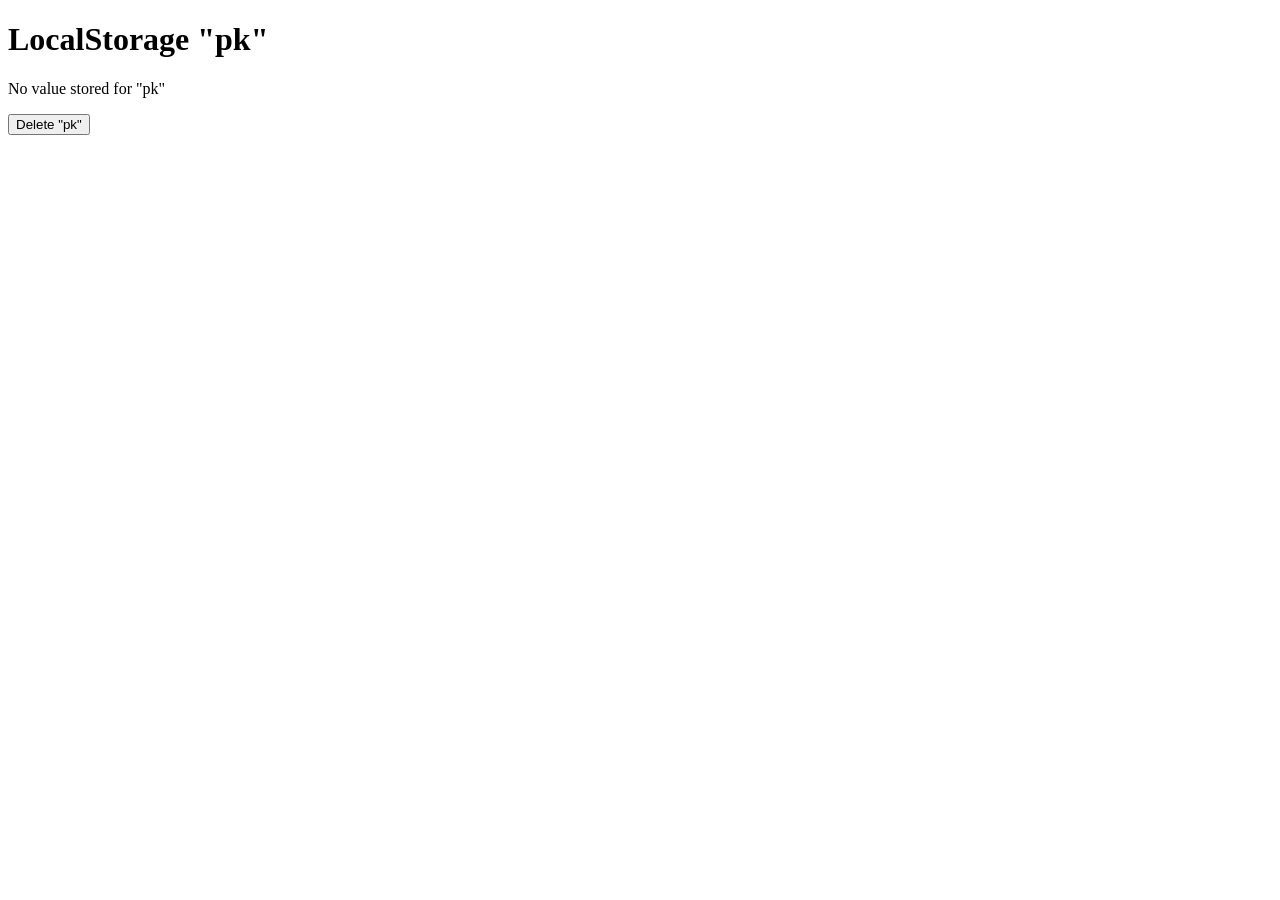
<file: pk.html>
<!DOCTYPE html>
<html lang="en">
<head>
    <meta charset="UTF-8">
    <meta name="viewport" content="width=device-width, initial-scale=1.0">
    <title>Manage "pk" in LocalStorage</title>
</head>
<body>
    <h1>LocalStorage "pk"</h1>
    <p id="pk-value">Loading...</p>
    <button id="delete-btn">Delete "pk"</button>

    <script>
        const display = document.getElementById('pk-value');
        const deleteBtn = document.getElementById('delete-btn');

        // Function to show the value
        function showPK() {
            const pk = localStorage.getItem('pk');
            if (pk) {
                display.textContent = pk;
            } else {
                display.textContent = 'No value stored for "pk"';
            }
        }

        // Initial load
        showPK();

        // Delete button
        deleteBtn.addEventListener('click', () => {
            localStorage.removeItem('pk');
            showPK(); // Update the display
            alert('"pk" has been deleted!');
        });
    </script>
</body>
</html>
</file>
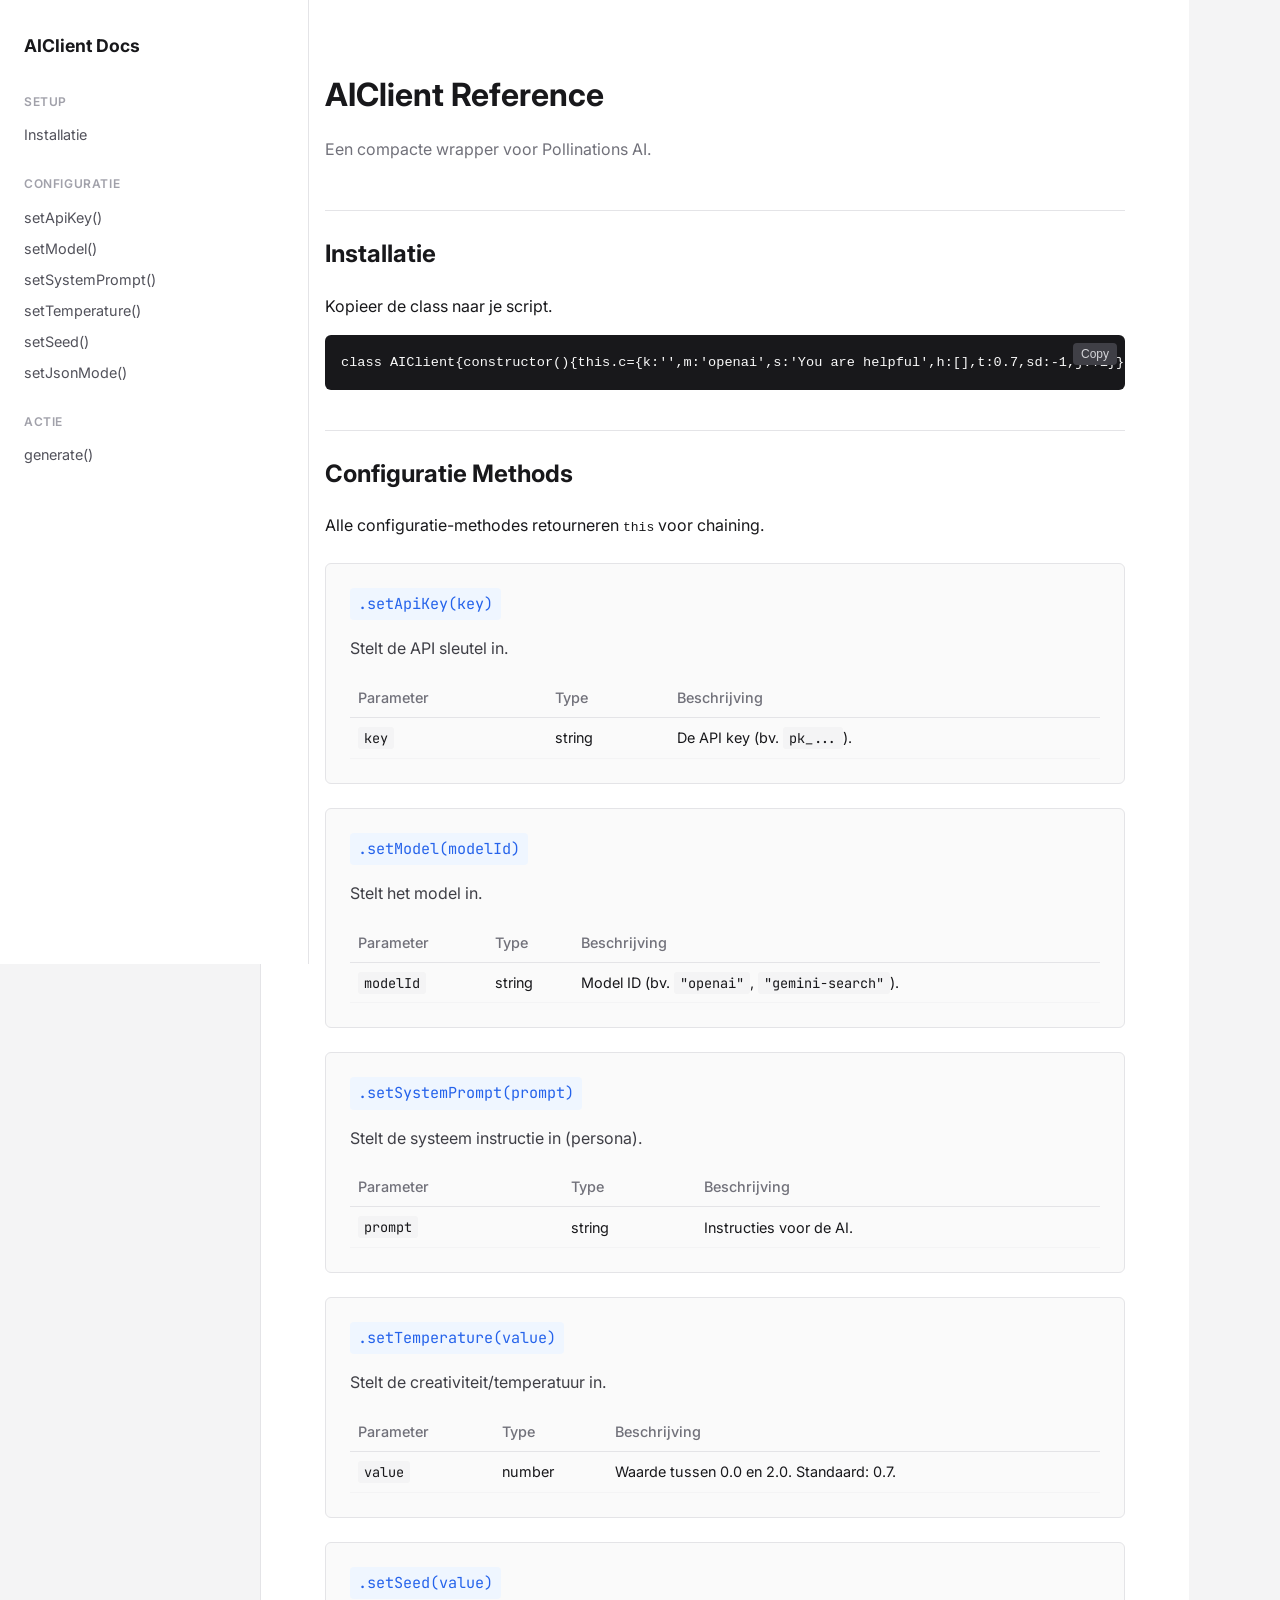
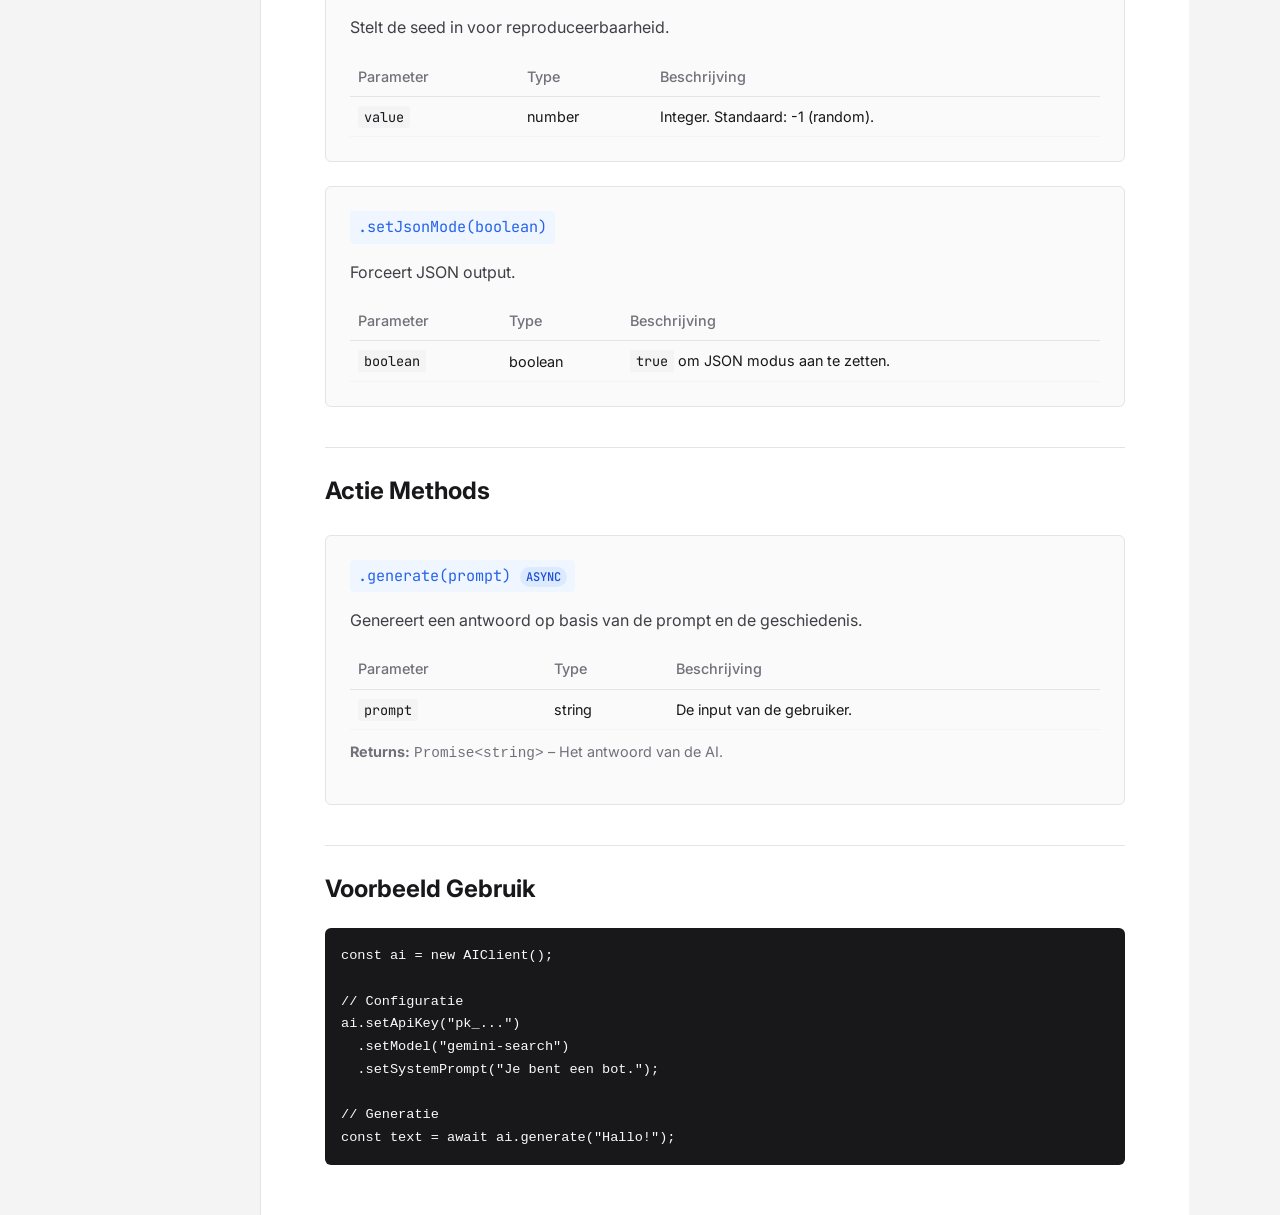
<file: client/AIClient.html>
<!DOCTYPE html>
<html lang="nl">
<head>
    <meta charset="UTF-8">
    <meta name="viewport" content="width=device-width, initial-scale=1.0">
    <title>AIClient Reference</title>
    <link href="https://fonts.googleapis.com/css2?family=JetBrains+Mono:wght@400;500&family=Inter:wght@400;500;600&display=swap" rel="stylesheet">
    <style>
        body {
            font-family: 'Inter', sans-serif;
            background: #f4f4f5;
            color: #18181b;
            margin: 0;
            line-height: 1.6;
        }

        /* Layout */
        .container { display: flex; }

        /* Sidebar */
        nav {
            width: 260px;
            background: #fff;
            border-right: 1px solid #e4e4e7;
            height: 100vh;
            position: fixed;
            overflow-y: auto;
            padding: 2rem 1.5rem;
        }
        .logo { font-weight: 700; font-size: 1.1rem; margin-bottom: 2rem; color: #18181b; }
        .nav-title { font-size: 0.75rem; font-weight: 600; color: #a1a1aa; text-transform: uppercase; letter-spacing: 0.05em; margin: 1.5rem 0 0.5rem 0; }
        .nav-link { display: block; color: #52525b; text-decoration: none; font-size: 0.9rem; padding: 4px 0; border-radius: 4px; }
        .nav-link:hover { color: #18181b; }
        .nav-link.active { color: #2563eb; font-weight: 500; }

        /* Main Content */
        main {
            margin-left: 260px;
            padding: 3rem 4rem;
            max-width: 800px;
            background: #fff;
            min-height: 100vh;
            border-left: 1px solid #e4e4e7;
        }

        /* Typography */
        h1 { font-size: 2rem; font-weight: 700; margin-bottom: 0.5rem; }
        .lead { color: #71717a; margin-bottom: 3rem; font-size: 1rem; }
        
        h2 {
            font-size: 1.5rem;
            font-weight: 700;
            border-top: 1px solid #e4e4e7;
            margin-top: 2.5rem;
            padding-top: 1.5rem;
        }
        
        /* Method Card */
        .method-card {
            background: #fafafa;
            border: 1px solid #e4e4e7;
            border-radius: 6px;
            padding: 1.5rem;
            margin: 1.5rem 0;
        }
        
        .method-signature {
            font-family: 'JetBrains Mono', monospace;
            font-size: 0.95rem;
            color: #2563eb;
            background: #eff6ff;
            padding: 4px 8px;
            border-radius: 4px;
            display: inline-block;
            margin-bottom: 1rem;
        }

        .description { margin-bottom: 1rem; color: #3f3f46; }

        table { width: 100%; border-collapse: collapse; margin-top: 1rem; font-size: 0.9rem; }
        th { text-align: left; color: #71717a; font-weight: 500; border-bottom: 1px solid #e4e4e7; padding: 8px; }
        td { border-bottom: 1px solid #f4f4f5; padding: 8px; }
        td code { background: #f4f4f5; padding: 2px 6px; border-radius: 3px; font-family: 'JetBrains Mono', monospace; font-size: 0.85rem; }

        /* Code Blocks */
        pre {
            background: #18181b;
            color: #fafafa;
            padding: 1rem;
            border-radius: 6px;
            overflow-x: auto;
            font-family: 'JetBrains Mono', monospace;
            font-size: 0.85rem;
            position: relative;
        }
        pre code { background: none; color: inherit; }
        .copy-btn {
            position: absolute;
            top: 8px; right: 8px;
            background: #3f3f46;
            border: none;
            color: #d4d4d8;
            padding: 4px 8px;
            border-radius: 4px;
            font-size: 0.75rem;
            cursor: pointer;
        }
        .copy-btn:hover { background: #52525b; }

        /* Utility */
        .tag { font-size: 0.75rem; padding: 2px 6px; border-radius: 999px; font-weight: 500; }
        .tag-async { background: #dbeafe; color: #1d4ed8; }
    </style>
</head>
<body>

<div class="container">
    <nav>
        <div class="logo">AIClient Docs</div>
        
        <div class="nav-title">Setup</div>
        <a href="#installatie" class="nav-link">Installatie</a>
        
        <div class="nav-title">Configuratie</div>
        <a href="#setApiKey" class="nav-link">setApiKey()</a>
        <a href="#setModel" class="nav-link">setModel()</a>
        <a href="#setSystemPrompt" class="nav-link">setSystemPrompt()</a>
        <a href="#setTemperature" class="nav-link">setTemperature()</a>
        <a href="#setSeed" class="nav-link">setSeed()</a>
        <a href="#setJsonMode" class="nav-link">setJsonMode()</a>
        
        <div class="nav-title">Actie</div>
        <a href="#generate" class="nav-link">generate()</a>
    </nav>

    <main>
        <h1 id="top">AIClient Reference</h1>
        <p class="lead">Een compacte wrapper voor Pollinations AI.</p>

        <h2 id="installatie">Installatie</h2>
        <p>Kopieer de class naar je script.</p>
        <pre><button class="copy-btn" onclick="copyCode(this)">Copy</button><code>class AIClient{constructor(){this.c={k:'',m:'openai',s:'You are helpful',h:[],t:0.7,sd:-1,j:!1}}setKey(v){return v&&(this.c.k=v),this}setModel(v){return v&&(this.c.m=v),this}setSys(v){return v&&(this.c.s=v),this}setTemp(v){return this.c.t=parseFloat(v),this}setSeed(v){return this.c.sd=parseInt(v),this}setJson(v){return this.c.j=v==='true',this}async gen(p){this.c.h.push({role:'user',content:p});const b={model:this.c.m,messages:[{role:'system',content:this.c.s},...this.c.h],temperature:this.c.t,seed:this.c.sd};if(this.c.j)b.response_format={type:'json_object'};const h={'Content-Type':'application/json'};if(this.c.k)h.Authorization=`Bearer ${this.c.k}`;try{const r=await fetch('https://gen.pollinations.ai/v1/chat/completions',{method:'POST',headers:h,body:JSON.stringify(b)}),d=await r.json();if(!r.ok)throw new Error(d.error?.message||'Error');const t=d.choices[0].message.content;return this.c.h.push({role:'assistant',content:t}),t}catch(e){throw this.c.h.pop(),e}}}</code></pre>

        <h2>Configuratie Methods</h2>
        <p>Alle configuratie-methodes retourneren <code>this</code> voor chaining.</p>

        <div id="setApiKey" class="method-card">
            <div class="method-signature">.setApiKey(key)</div>
            <div class="description">Stelt de API sleutel in.</div>
            <table>
                <tr><th>Parameter</th><th>Type</th><th>Beschrijving</th></tr>
                <tr><td><code>key</code></td><td>string</td><td>De API key (bv. <code>pk_...</code>).</td></tr>
            </table>
        </div>

        <div id="setModel" class="method-card">
            <div class="method-signature">.setModel(modelId)</div>
            <div class="description">Stelt het model in.</div>
            <table>
                <tr><th>Parameter</th><th>Type</th><th>Beschrijving</th></tr>
                <tr><td><code>modelId</code></td><td>string</td><td>Model ID (bv. <code>"openai"</code>, <code>"gemini-search"</code>).</td></tr>
            </table>
        </div>

        <div id="setSystemPrompt" class="method-card">
            <div class="method-signature">.setSystemPrompt(prompt)</div>
            <div class="description">Stelt de systeem instructie in (persona).</div>
            <table>
                <tr><th>Parameter</th><th>Type</th><th>Beschrijving</th></tr>
                <tr><td><code>prompt</code></td><td>string</td><td>Instructies voor de AI.</td></tr>
            </table>
        </div>

        <div id="setTemperature" class="method-card">
            <div class="method-signature">.setTemperature(value)</div>
            <div class="description">Stelt de creativiteit/temperatuur in.</div>
            <table>
                <tr><th>Parameter</th><th>Type</th><th>Beschrijving</th></tr>
                <tr><td><code>value</code></td><td>number</td><td>Waarde tussen 0.0 en 2.0. Standaard: 0.7.</td></tr>
            </table>
        </div>

        <div id="setSeed" class="method-card">
            <div class="method-signature">.setSeed(value)</div>
            <div class="description">Stelt de seed in voor reproduceerbaarheid.</div>
            <table>
                <tr><th>Parameter</th><th>Type</th><th>Beschrijving</th></tr>
                <tr><td><code>value</code></td><td>number</td><td>Integer. Standaard: -1 (random).</td></tr>
            </table>
        </div>

        <div id="setJsonMode" class="method-card">
            <div class="method-signature">.setJsonMode(boolean)</div>
            <div class="description">Forceert JSON output.</div>
            <table>
                <tr><th>Parameter</th><th>Type</th><th>Beschrijving</th></tr>
                <tr><td><code>boolean</code></td><td>boolean</td><td><code>true</code> om JSON modus aan te zetten.</td></tr>
            </table>
        </div>

        <h2>Actie Methods</h2>

        <div id="generate" class="method-card">
            <div class="method-signature">.generate(prompt) <span class="tag tag-async">ASYNC</span></div>
            <div class="description">Genereert een antwoord op basis van de prompt en de geschiedenis.</div>
            <table>
                <tr><th>Parameter</th><th>Type</th><th>Beschrijving</th></tr>
                <tr><td><code>prompt</code></td><td>string</td><td>De input van de gebruiker.</td></tr>
            </table>
            <p style="margin-top:10px; font-size:0.9rem; color:#71717a;"><strong>Returns:</strong> <code>Promise&lt;string&gt;</code> – Het antwoord van de AI.</p>
        </div>

        <h2>Voorbeeld Gebruik</h2>
        <pre><code>const ai = new AIClient();

// Configuratie
ai.setApiKey("pk_...")
  .setModel("gemini-search")
  .setSystemPrompt("Je bent een bot.");

// Generatie
const text = await ai.generate("Hallo!");</code></pre>

    </main>
</div>

<script>
function copyCode(btn) {
    const code = btn.parentElement.querySelector('code').innerText;
    navigator.clipboard.writeText(code);
    btn.innerText = "Done";
    setTimeout(() => btn.innerText = "Copy", 1000);
}
</script>

</body>
</html>
</file>
